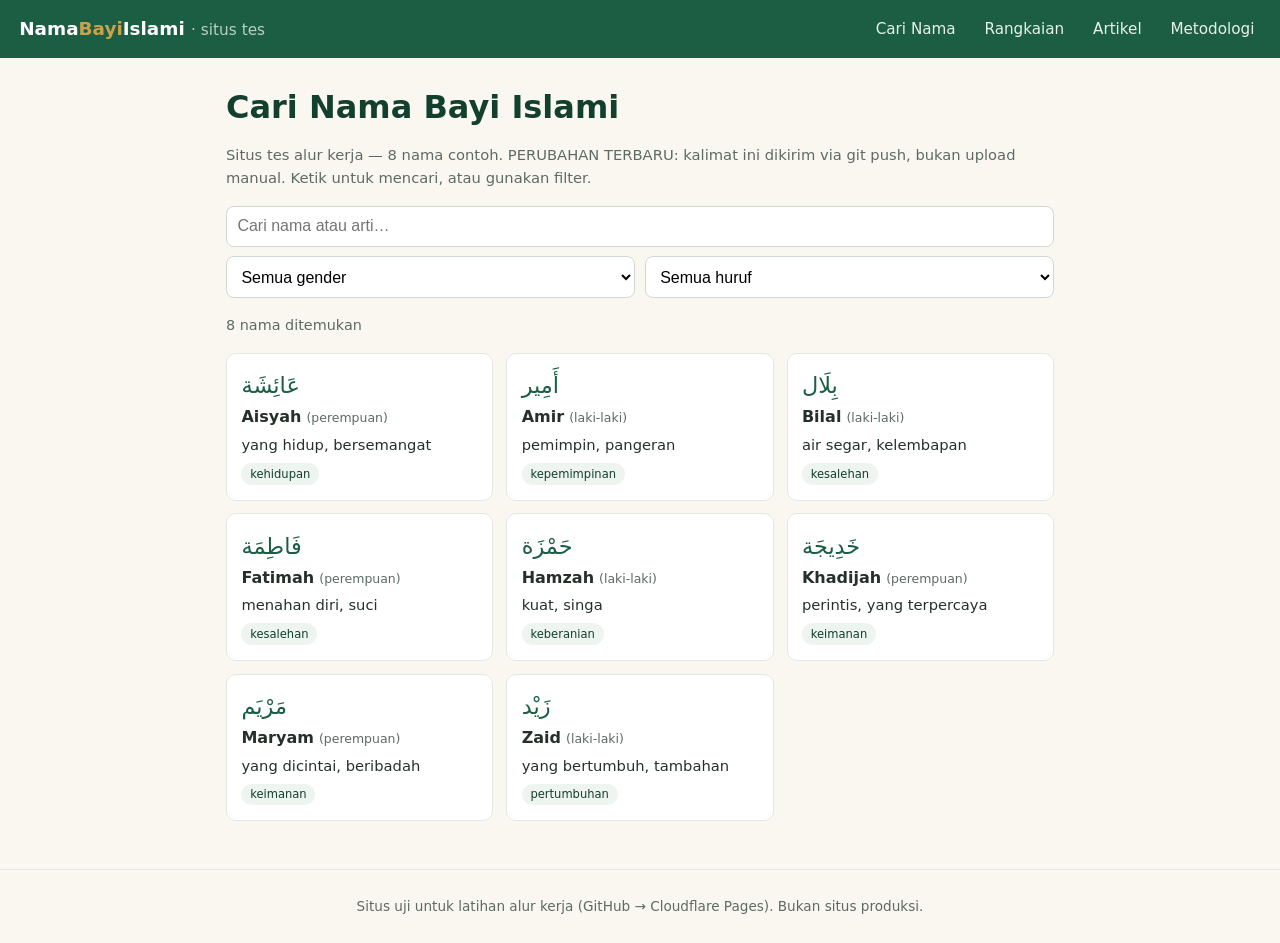
<file: index.html>
<!DOCTYPE html>
<html lang="id">
<head>
<meta charset="UTF-8">
<meta name="viewport" content="width=device-width, initial-scale=1.0">
<title>Cari Nama Bayi Islami — NamaBayiIslami (Tes)</title>
<meta name="description" content="Situs uji: pencari nama bayi islami dengan filter.">
<link rel="stylesheet" href="/style.css">
</head>
<body>
<header>
<a class="brand" href="/">Nama<span>Bayi</span>Islami <small>&middot; situs tes</small></a>
<nav>
<a href="/">Cari Nama</a>
<a href="/rangkaian">Rangkaian</a>
<a href="/artikel/">Artikel</a>
<a href="/metodologi">Metodologi</a>
</nav>
</header>
<main>
<h1>Cari Nama Bayi Islami</h1>
<p class="meta">Situs tes alur kerja — 8 nama contoh. PERUBAHAN TERBARU: kalimat ini dikirim via git push, bukan upload manual. Ketik untuk mencari, atau gunakan filter.</p>
<div class="controls">
  <input id="q" type="search" placeholder="Cari nama atau arti…">
  <select id="gender">
    <option value="all">Semua gender</option>
    <option value="laki-laki">Laki-laki</option>
    <option value="perempuan">Perempuan</option>
  </select>
  <select id="letter">
    <option value="all">Semua huruf</option>
    <option>A</option><option>B</option><option>F</option><option>H</option>
    <option>K</option><option>M</option><option>Z</option>
  </select>
</div>
<p class="count" id="count"></p>
<div class="grid" id="results"></div>
<script>
const NAMES = [{"latin": "Aisyah", "arabic": "عَائِشَة", "gender": "perempuan", "arti": "yang hidup, bersemangat", "source": "Sahabiyah (istri Nabi Muhammad ﷺ)", "theme": "kehidupan", "nick": ["Aya", "Icha", "Syah"]}, {"latin": "Amir", "arabic": "أَمِير", "gender": "laki-laki", "arti": "pemimpin, pangeran", "source": "Nama Arab klasik", "theme": "kepemimpinan", "nick": ["Mir", "Ami"]}, {"latin": "Bilal", "arabic": "بِلَال", "gender": "laki-laki", "arti": "air segar, kelembapan", "source": "Sahabat (muadzin Nabi ﷺ)", "theme": "kesalehan", "nick": ["Bil"]}, {"latin": "Fatimah", "arabic": "فَاطِمَة", "gender": "perempuan", "arti": "menahan diri, suci", "source": "Putri Nabi Muhammad ﷺ", "theme": "kesalehan", "nick": ["Fima", "Timah", "Ita"]}, {"latin": "Hamzah", "arabic": "حَمْزَة", "gender": "laki-laki", "arti": "kuat, singa", "source": "Sahabat (paman Nabi ﷺ)", "theme": "keberanian", "nick": ["Ham", "Zah"]}, {"latin": "Khadijah", "arabic": "خَدِيجَة", "gender": "perempuan", "arti": "perintis, yang terpercaya", "source": "Istri pertama Nabi ﷺ", "theme": "keimanan", "nick": ["Dija", "Khadi"]}, {"latin": "Maryam", "arabic": "مَرْيَم", "gender": "perempuan", "arti": "yang dicintai, beribadah", "source": "Qur'an (Surah Maryam)", "theme": "keimanan", "nick": ["Mary", "Yam"]}, {"latin": "Zaid", "arabic": "زَيْد", "gender": "laki-laki", "arti": "yang bertumbuh, tambahan", "source": "Sahabat (anak angkat Nabi ﷺ)", "theme": "pertumbuhan", "nick": ["Zai"]}];
const q=document.getElementById('q'),g=document.getElementById('gender'),l=document.getElementById('letter'),out=document.getElementById('results');
function card(n){
  return '<a class="card" href="/arti-nama/'+n.latin.toLowerCase()+'.html">'+
    '<div class="ar">'+n.arabic+'</div>'+
    '<div><strong>'+n.latin+'</strong> <span class="g">('+n.gender+')</span></div>'+
    '<div class="a">'+n.arti+'</div>'+
    '<span class="badge">'+n.theme+'</span></a>';
}
function render(){
  const s=q.value.trim().toLowerCase();
  const list=NAMES.filter(n=>
    (!s||n.latin.toLowerCase().includes(s)||n.arti.toLowerCase().includes(s))&&
    (g.value==='all'||n.gender===g.value)&&
    (l.value==='all'||n.latin[0]===l.value));
  out.innerHTML=list.length?list.map(card).join(''):'<p class="empty">Tidak ada nama yang cocok. Coba ubah filter.</p>';
  document.getElementById('count').textContent=list.length+' nama ditemukan';
}
q.addEventListener('input',render);g.addEventListener('change',render);l.addEventListener('change',render);
render();
</script>
</main>
<footer><p>Situs uji untuk latihan alur kerja (GitHub &rarr; Cloudflare Pages). Bukan situs produksi.</p></footer>
</body>
</html>
</file>
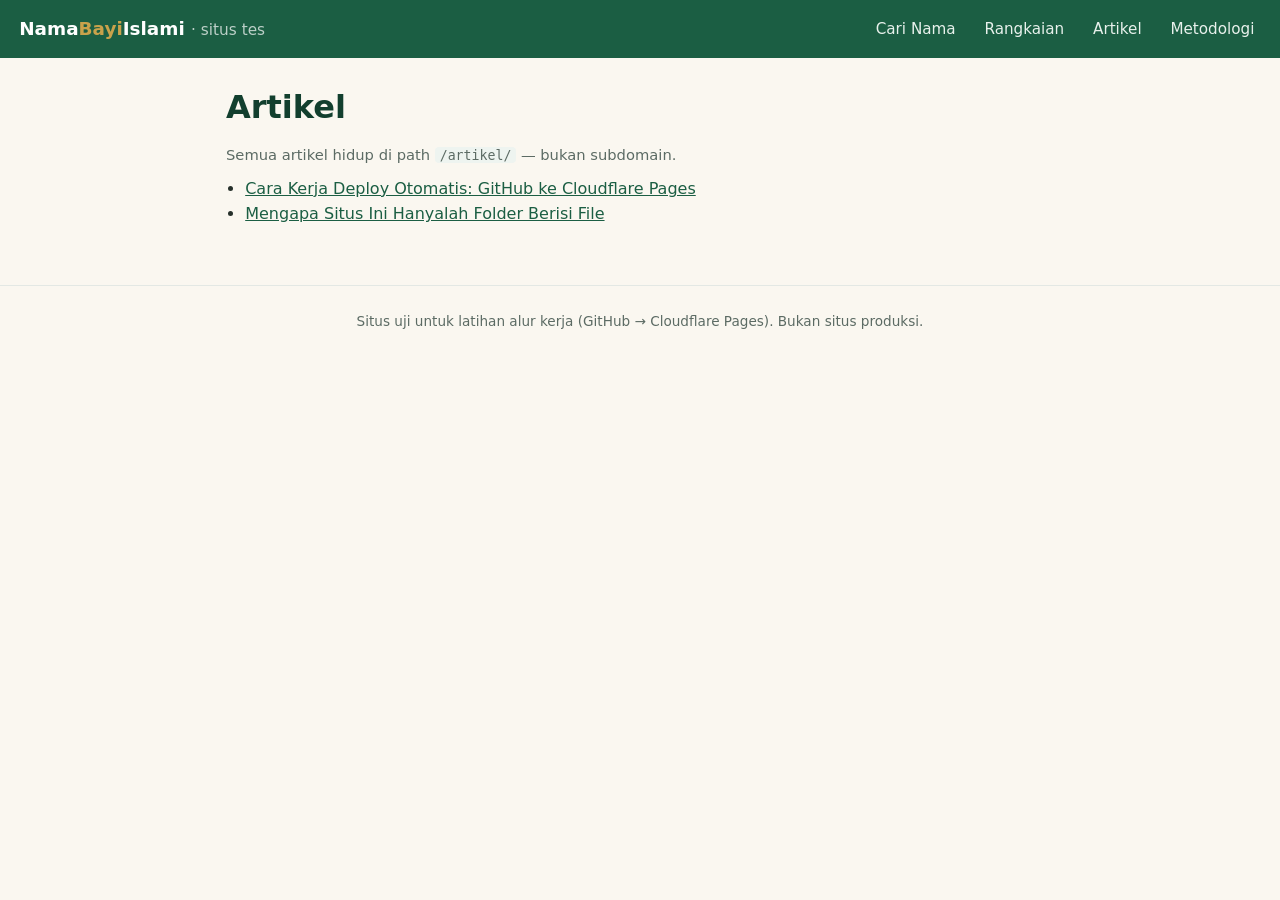
<file: artikel/index.html>
<!DOCTYPE html>
<html lang="id">
<head>
<meta charset="UTF-8">
<meta name="viewport" content="width=device-width, initial-scale=1.0">
<title>Artikel — NamaBayiIslami (Tes)</title>
<meta name="description" content="Situs uji alur kerja GitHub ke Cloudflare Pages.">
<link rel="stylesheet" href="/style.css">
</head>
<body>
<header>
<a class="brand" href="/">Nama<span>Bayi</span>Islami <small>&middot; situs tes</small></a>
<nav>
<a href="/">Cari Nama</a>
<a href="/rangkaian">Rangkaian</a>
<a href="/artikel/">Artikel</a>
<a href="/metodologi">Metodologi</a>
</nav>
</header>
<main>
<h1>Artikel</h1>
<p class="meta">Semua artikel hidup di path <code>/artikel/</code> — bukan subdomain.</p>
<ul>
<li><a href="/artikel/cara-kerja-deploy-otomatis.html">Cara Kerja Deploy Otomatis: GitHub ke Cloudflare Pages</a></li>
<li><a href="/artikel/struktur-situs-statis.html">Mengapa Situs Ini Hanyalah Folder Berisi File</a></li>
</ul>
</main>
<footer><p>Situs uji untuk latihan alur kerja (GitHub &rarr; Cloudflare Pages). Bukan situs produksi.</p></footer>
</body>
</html>
</file>
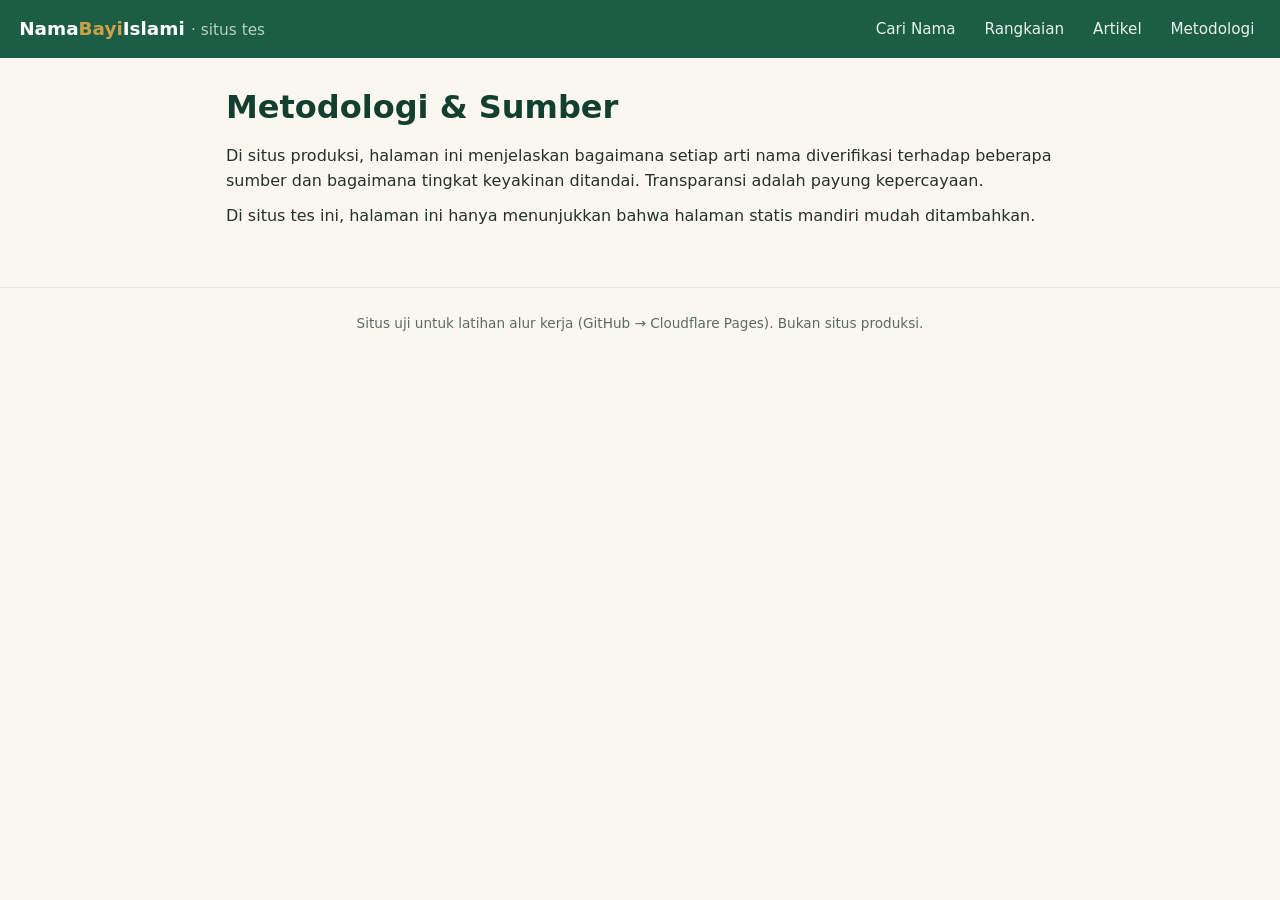
<file: metodologi.html>
<!DOCTYPE html>
<html lang="id">
<head>
<meta charset="UTF-8">
<meta name="viewport" content="width=device-width, initial-scale=1.0">
<title>Metodologi — NamaBayiIslami (Tes)</title>
<meta name="description" content="Situs uji alur kerja GitHub ke Cloudflare Pages.">
<link rel="stylesheet" href="/style.css">
</head>
<body>
<header>
<a class="brand" href="/">Nama<span>Bayi</span>Islami <small>&middot; situs tes</small></a>
<nav>
<a href="/">Cari Nama</a>
<a href="/rangkaian">Rangkaian</a>
<a href="/artikel/">Artikel</a>
<a href="/metodologi">Metodologi</a>
</nav>
</header>
<main>
<h1>Metodologi & Sumber</h1>
<p>Di situs produksi, halaman ini menjelaskan bagaimana setiap arti nama diverifikasi terhadap beberapa sumber dan bagaimana tingkat keyakinan ditandai. Transparansi adalah payung kepercayaan.</p>
<p>Di situs tes ini, halaman ini hanya menunjukkan bahwa halaman statis mandiri mudah ditambahkan.</p>
</main>
<footer><p>Situs uji untuk latihan alur kerja (GitHub &rarr; Cloudflare Pages). Bukan situs produksi.</p></footer>
</body>
</html>
</file>
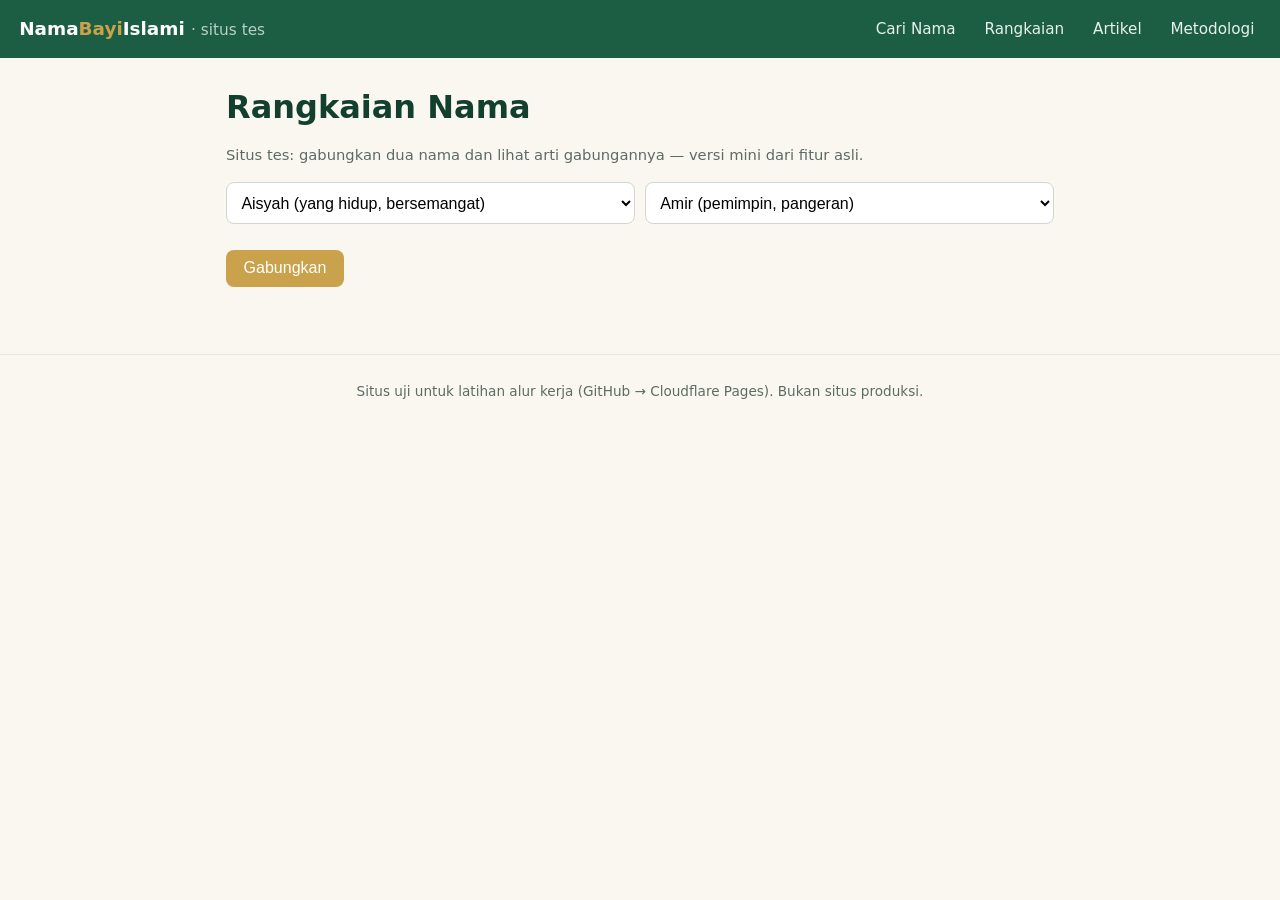
<file: rangkaian.html>
<!DOCTYPE html>
<html lang="id">
<head>
<meta charset="UTF-8">
<meta name="viewport" content="width=device-width, initial-scale=1.0">
<title>Rangkaian Nama — NamaBayiIslami (Tes)</title>
<meta name="description" content="Situs uji alur kerja GitHub ke Cloudflare Pages.">
<link rel="stylesheet" href="/style.css">
</head>
<body>
<header>
<a class="brand" href="/">Nama<span>Bayi</span>Islami <small>&middot; situs tes</small></a>
<nav>
<a href="/">Cari Nama</a>
<a href="/rangkaian">Rangkaian</a>
<a href="/artikel/">Artikel</a>
<a href="/metodologi">Metodologi</a>
</nav>
</header>
<main>
<h1>Rangkaian Nama</h1>
<p class="meta">Situs tes: gabungkan dua nama dan lihat arti gabungannya — versi mini dari fitur asli.</p>
<div class="controls">
  <select id="n1"></select>
  <select id="n2"></select>
</div>
<button class="btn" id="go">Gabungkan</button>
<div id="out" style="margin-top:1.2rem;"></div>
<script>
const NAMES = [{"latin": "Aisyah", "arabic": "عَائِشَة", "gender": "perempuan", "arti": "yang hidup, bersemangat", "source": "Sahabiyah (istri Nabi Muhammad ﷺ)", "theme": "kehidupan", "nick": ["Aya", "Icha", "Syah"]}, {"latin": "Amir", "arabic": "أَمِير", "gender": "laki-laki", "arti": "pemimpin, pangeran", "source": "Nama Arab klasik", "theme": "kepemimpinan", "nick": ["Mir", "Ami"]}, {"latin": "Bilal", "arabic": "بِلَال", "gender": "laki-laki", "arti": "air segar, kelembapan", "source": "Sahabat (muadzin Nabi ﷺ)", "theme": "kesalehan", "nick": ["Bil"]}, {"latin": "Fatimah", "arabic": "فَاطِمَة", "gender": "perempuan", "arti": "menahan diri, suci", "source": "Putri Nabi Muhammad ﷺ", "theme": "kesalehan", "nick": ["Fima", "Timah", "Ita"]}, {"latin": "Hamzah", "arabic": "حَمْزَة", "gender": "laki-laki", "arti": "kuat, singa", "source": "Sahabat (paman Nabi ﷺ)", "theme": "keberanian", "nick": ["Ham", "Zah"]}, {"latin": "Khadijah", "arabic": "خَدِيجَة", "gender": "perempuan", "arti": "perintis, yang terpercaya", "source": "Istri pertama Nabi ﷺ", "theme": "keimanan", "nick": ["Dija", "Khadi"]}, {"latin": "Maryam", "arabic": "مَرْيَم", "gender": "perempuan", "arti": "yang dicintai, beribadah", "source": "Qur'an (Surah Maryam)", "theme": "keimanan", "nick": ["Mary", "Yam"]}, {"latin": "Zaid", "arabic": "زَيْد", "gender": "laki-laki", "arti": "yang bertumbuh, tambahan", "source": "Sahabat (anak angkat Nabi ﷺ)", "theme": "pertumbuhan", "nick": ["Zai"]}];
const n1=document.getElementById('n1'),n2=document.getElementById('n2');
NAMES.forEach((n,i)=>{
  n1.add(new Option(n.latin+' ('+n.arti+')',i));
  n2.add(new Option(n.latin+' ('+n.arti+')',i));
});
n2.selectedIndex=1;
document.getElementById('go').onclick=()=>{
  const a=NAMES[n1.value],b=NAMES[n2.value];
  document.getElementById('out').innerHTML=
    '<p class="arabic">'+a.arabic+' '+b.arabic+'</p>'+
    '<h2>'+a.latin+' '+b.latin+'</h2>'+
    '<p>Arti gabungan: <em>'+a.arti+'</em> dan <em>'+b.arti+'</em>.</p>'+
    '<p><strong>Syarat rangkaian yang baik:</strong> mudah diucapkan, tidak janggal, dan bermakna baik — inilah yang nanti dinilai otomatis oleh fitur asli.</p>';
};
</script>
</main>
<footer><p>Situs uji untuk latihan alur kerja (GitHub &rarr; Cloudflare Pages). Bukan situs produksi.</p></footer>
</body>
</html>
</file>
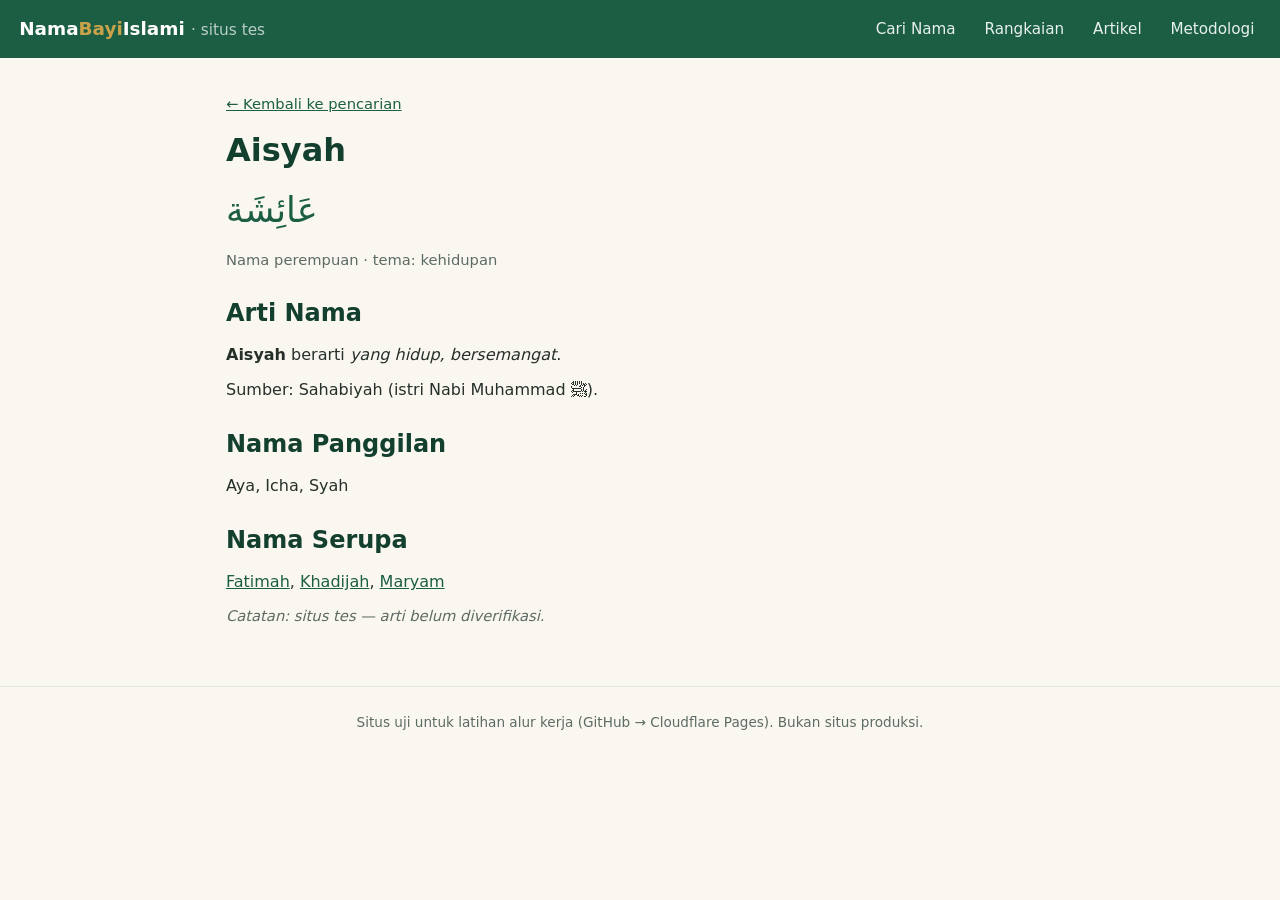
<file: arti-nama/aisyah.html>
<!DOCTYPE html>
<html lang="id">
<head>
<meta charset="UTF-8">
<meta name="viewport" content="width=device-width, initial-scale=1.0">
<title>Arti Nama Aisyah — NamaBayiIslami (Tes)</title>
<meta name="description" content="Situs uji alur kerja GitHub ke Cloudflare Pages.">
<link rel="stylesheet" href="/style.css">
</head>
<body>
<header>
<a class="brand" href="/">Nama<span>Bayi</span>Islami <small>&middot; situs tes</small></a>
<nav>
<a href="/">Cari Nama</a>
<a href="/rangkaian">Rangkaian</a>
<a href="/artikel/">Artikel</a>
<a href="/metodologi">Metodologi</a>
</nav>
</header>
<main>
<p class="meta"><a href="/">&larr; Kembali ke pencarian</a></p>
<h1>Aisyah</h1>
<p class="arabic">عَائِشَة</p>
<p class="meta">Nama perempuan &middot; tema: kehidupan</p>
<h2>Arti Nama</h2>
<p><strong>Aisyah</strong> berarti <em>yang hidup, bersemangat</em>.</p>
<p>Sumber: Sahabiyah (istri Nabi Muhammad ﷺ).</p>
<h2>Nama Panggilan</h2>
<p>Aya, Icha, Syah</p>
<h2>Nama Serupa</h2>
<p><a href="/arti-nama/fatimah.html">Fatimah</a>, <a href="/arti-nama/khadijah.html">Khadijah</a>, <a href="/arti-nama/maryam.html">Maryam</a></p>
<p class="meta"><em>Catatan: situs tes — arti belum diverifikasi.</em></p>
</main>
<footer><p>Situs uji untuk latihan alur kerja (GitHub &rarr; Cloudflare Pages). Bukan situs produksi.</p></footer>
</body>
</html>
</file>
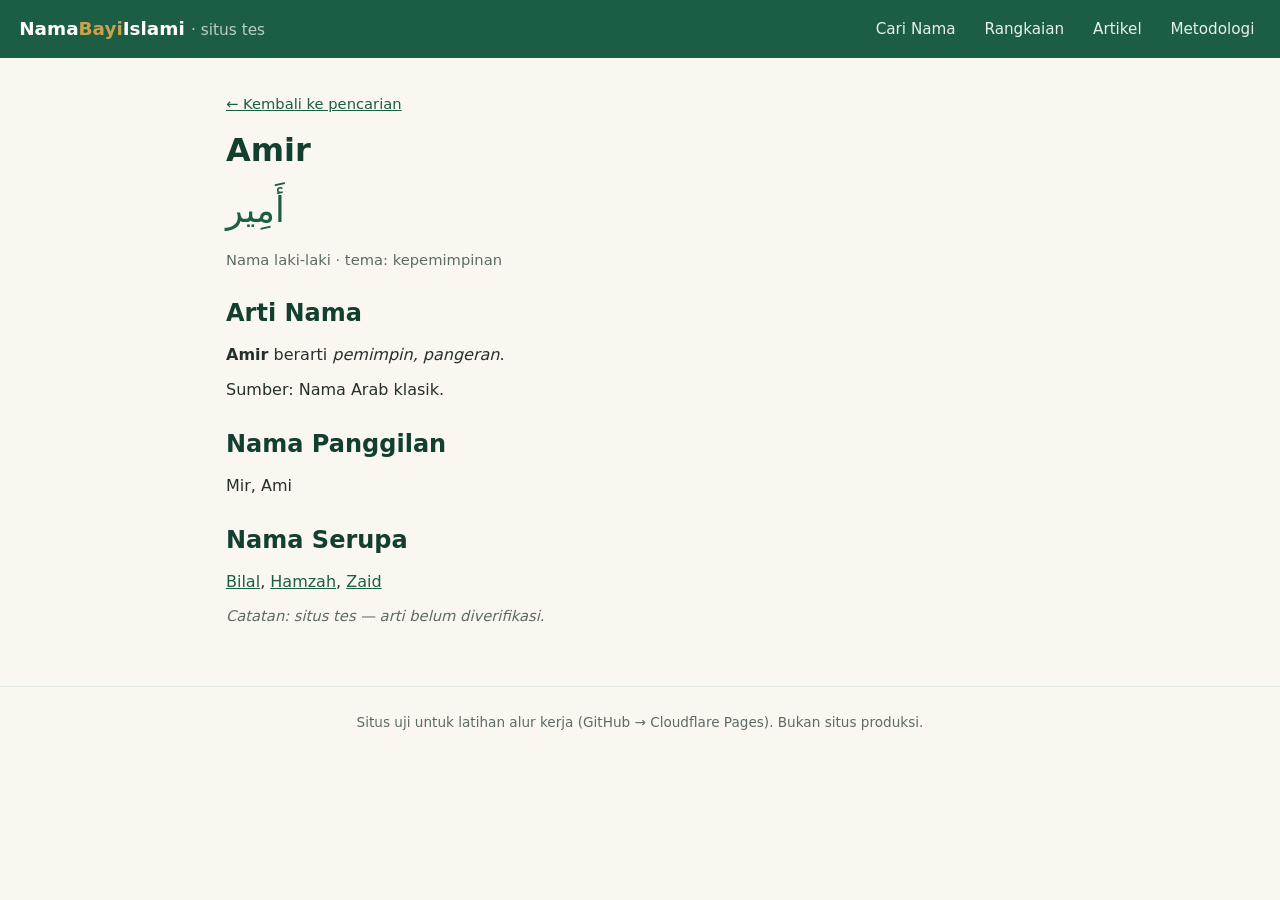
<file: arti-nama/amir.html>
<!DOCTYPE html>
<html lang="id">
<head>
<meta charset="UTF-8">
<meta name="viewport" content="width=device-width, initial-scale=1.0">
<title>Arti Nama Amir — NamaBayiIslami (Tes)</title>
<meta name="description" content="Situs uji alur kerja GitHub ke Cloudflare Pages.">
<link rel="stylesheet" href="/style.css">
</head>
<body>
<header>
<a class="brand" href="/">Nama<span>Bayi</span>Islami <small>&middot; situs tes</small></a>
<nav>
<a href="/">Cari Nama</a>
<a href="/rangkaian">Rangkaian</a>
<a href="/artikel/">Artikel</a>
<a href="/metodologi">Metodologi</a>
</nav>
</header>
<main>
<p class="meta"><a href="/">&larr; Kembali ke pencarian</a></p>
<h1>Amir</h1>
<p class="arabic">أَمِير</p>
<p class="meta">Nama laki-laki &middot; tema: kepemimpinan</p>
<h2>Arti Nama</h2>
<p><strong>Amir</strong> berarti <em>pemimpin, pangeran</em>.</p>
<p>Sumber: Nama Arab klasik.</p>
<h2>Nama Panggilan</h2>
<p>Mir, Ami</p>
<h2>Nama Serupa</h2>
<p><a href="/arti-nama/bilal.html">Bilal</a>, <a href="/arti-nama/hamzah.html">Hamzah</a>, <a href="/arti-nama/zaid.html">Zaid</a></p>
<p class="meta"><em>Catatan: situs tes — arti belum diverifikasi.</em></p>
</main>
<footer><p>Situs uji untuk latihan alur kerja (GitHub &rarr; Cloudflare Pages). Bukan situs produksi.</p></footer>
</body>
</html>
</file>
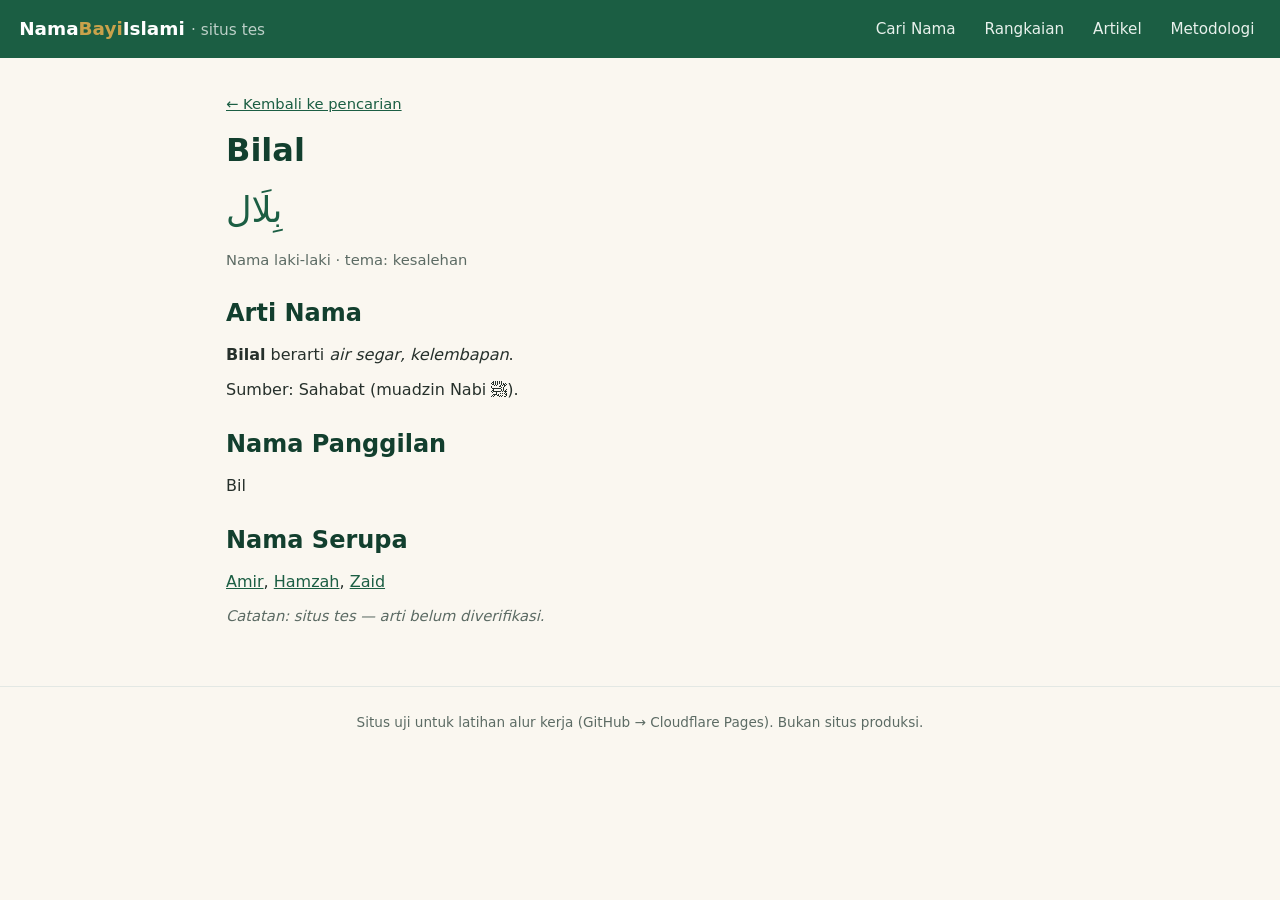
<file: arti-nama/bilal.html>
<!DOCTYPE html>
<html lang="id">
<head>
<meta charset="UTF-8">
<meta name="viewport" content="width=device-width, initial-scale=1.0">
<title>Arti Nama Bilal — NamaBayiIslami (Tes)</title>
<meta name="description" content="Situs uji alur kerja GitHub ke Cloudflare Pages.">
<link rel="stylesheet" href="/style.css">
</head>
<body>
<header>
<a class="brand" href="/">Nama<span>Bayi</span>Islami <small>&middot; situs tes</small></a>
<nav>
<a href="/">Cari Nama</a>
<a href="/rangkaian">Rangkaian</a>
<a href="/artikel/">Artikel</a>
<a href="/metodologi">Metodologi</a>
</nav>
</header>
<main>
<p class="meta"><a href="/">&larr; Kembali ke pencarian</a></p>
<h1>Bilal</h1>
<p class="arabic">بِلَال</p>
<p class="meta">Nama laki-laki &middot; tema: kesalehan</p>
<h2>Arti Nama</h2>
<p><strong>Bilal</strong> berarti <em>air segar, kelembapan</em>.</p>
<p>Sumber: Sahabat (muadzin Nabi ﷺ).</p>
<h2>Nama Panggilan</h2>
<p>Bil</p>
<h2>Nama Serupa</h2>
<p><a href="/arti-nama/amir.html">Amir</a>, <a href="/arti-nama/hamzah.html">Hamzah</a>, <a href="/arti-nama/zaid.html">Zaid</a></p>
<p class="meta"><em>Catatan: situs tes — arti belum diverifikasi.</em></p>
</main>
<footer><p>Situs uji untuk latihan alur kerja (GitHub &rarr; Cloudflare Pages). Bukan situs produksi.</p></footer>
</body>
</html>
</file>
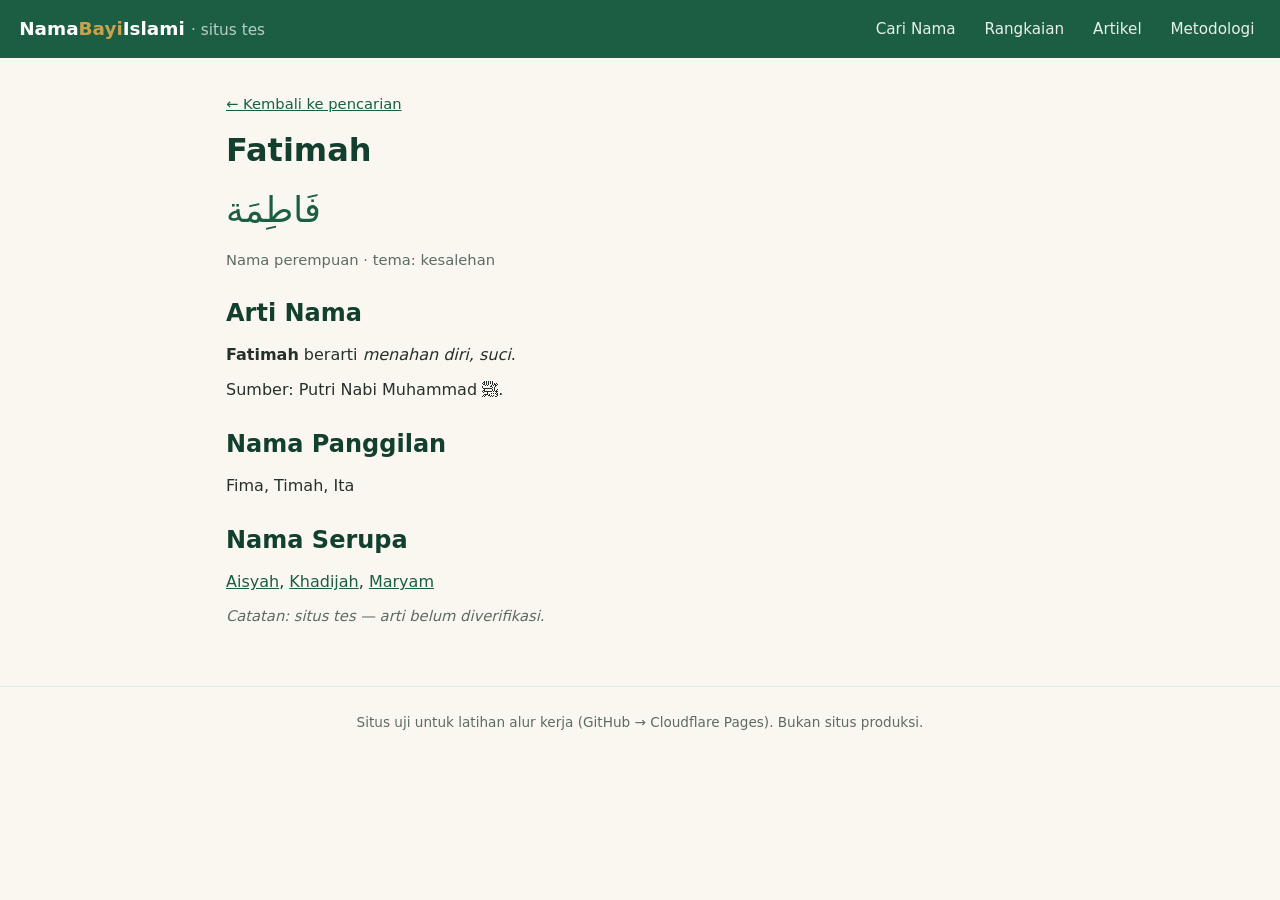
<file: arti-nama/fatimah.html>
<!DOCTYPE html>
<html lang="id">
<head>
<meta charset="UTF-8">
<meta name="viewport" content="width=device-width, initial-scale=1.0">
<title>Arti Nama Fatimah — NamaBayiIslami (Tes)</title>
<meta name="description" content="Situs uji alur kerja GitHub ke Cloudflare Pages.">
<link rel="stylesheet" href="/style.css">
</head>
<body>
<header>
<a class="brand" href="/">Nama<span>Bayi</span>Islami <small>&middot; situs tes</small></a>
<nav>
<a href="/">Cari Nama</a>
<a href="/rangkaian">Rangkaian</a>
<a href="/artikel/">Artikel</a>
<a href="/metodologi">Metodologi</a>
</nav>
</header>
<main>
<p class="meta"><a href="/">&larr; Kembali ke pencarian</a></p>
<h1>Fatimah</h1>
<p class="arabic">فَاطِمَة</p>
<p class="meta">Nama perempuan &middot; tema: kesalehan</p>
<h2>Arti Nama</h2>
<p><strong>Fatimah</strong> berarti <em>menahan diri, suci</em>.</p>
<p>Sumber: Putri Nabi Muhammad ﷺ.</p>
<h2>Nama Panggilan</h2>
<p>Fima, Timah, Ita</p>
<h2>Nama Serupa</h2>
<p><a href="/arti-nama/aisyah.html">Aisyah</a>, <a href="/arti-nama/khadijah.html">Khadijah</a>, <a href="/arti-nama/maryam.html">Maryam</a></p>
<p class="meta"><em>Catatan: situs tes — arti belum diverifikasi.</em></p>
</main>
<footer><p>Situs uji untuk latihan alur kerja (GitHub &rarr; Cloudflare Pages). Bukan situs produksi.</p></footer>
</body>
</html>
</file>
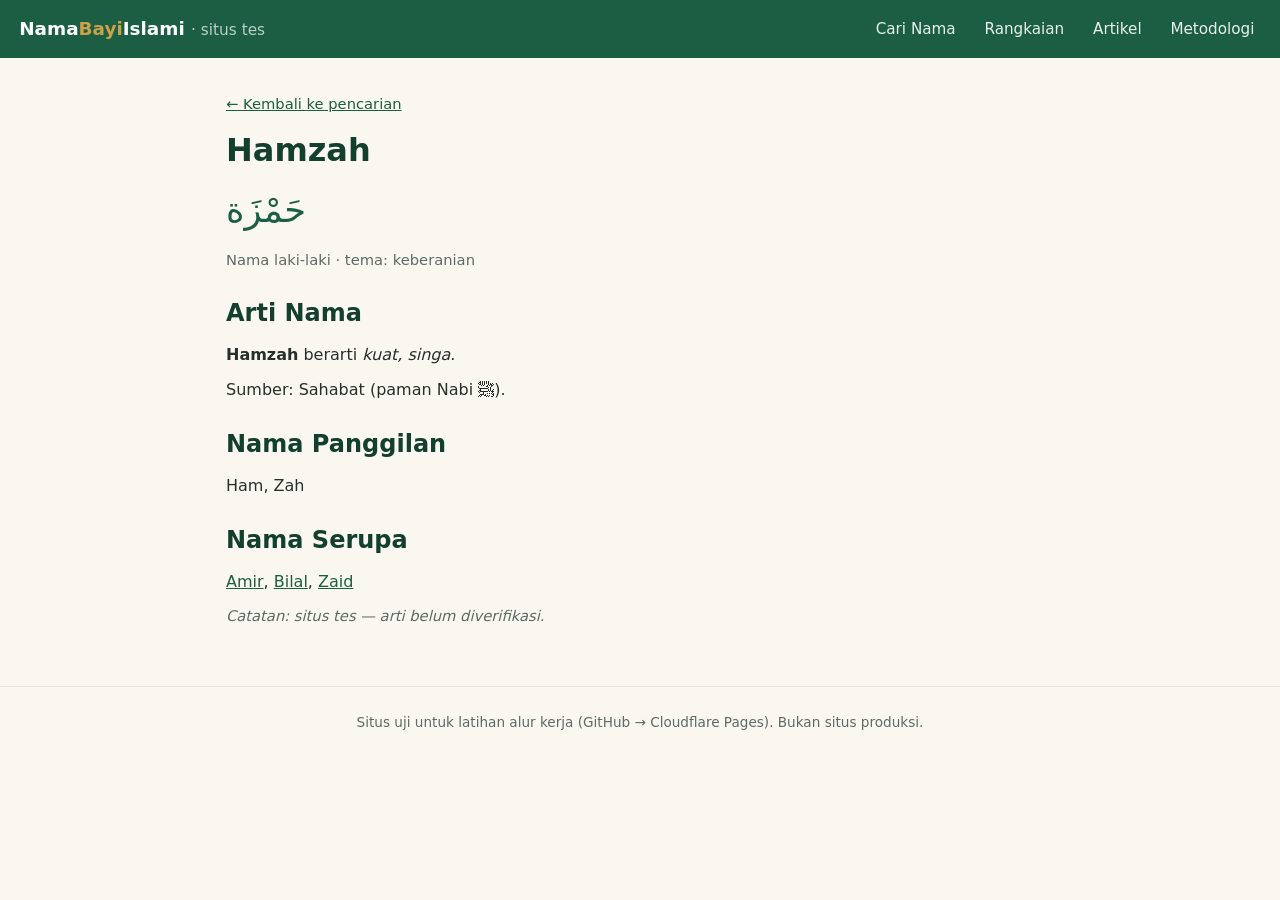
<file: arti-nama/hamzah.html>
<!DOCTYPE html>
<html lang="id">
<head>
<meta charset="UTF-8">
<meta name="viewport" content="width=device-width, initial-scale=1.0">
<title>Arti Nama Hamzah — NamaBayiIslami (Tes)</title>
<meta name="description" content="Situs uji alur kerja GitHub ke Cloudflare Pages.">
<link rel="stylesheet" href="/style.css">
</head>
<body>
<header>
<a class="brand" href="/">Nama<span>Bayi</span>Islami <small>&middot; situs tes</small></a>
<nav>
<a href="/">Cari Nama</a>
<a href="/rangkaian">Rangkaian</a>
<a href="/artikel/">Artikel</a>
<a href="/metodologi">Metodologi</a>
</nav>
</header>
<main>
<p class="meta"><a href="/">&larr; Kembali ke pencarian</a></p>
<h1>Hamzah</h1>
<p class="arabic">حَمْزَة</p>
<p class="meta">Nama laki-laki &middot; tema: keberanian</p>
<h2>Arti Nama</h2>
<p><strong>Hamzah</strong> berarti <em>kuat, singa</em>.</p>
<p>Sumber: Sahabat (paman Nabi ﷺ).</p>
<h2>Nama Panggilan</h2>
<p>Ham, Zah</p>
<h2>Nama Serupa</h2>
<p><a href="/arti-nama/amir.html">Amir</a>, <a href="/arti-nama/bilal.html">Bilal</a>, <a href="/arti-nama/zaid.html">Zaid</a></p>
<p class="meta"><em>Catatan: situs tes — arti belum diverifikasi.</em></p>
</main>
<footer><p>Situs uji untuk latihan alur kerja (GitHub &rarr; Cloudflare Pages). Bukan situs produksi.</p></footer>
</body>
</html>
</file>
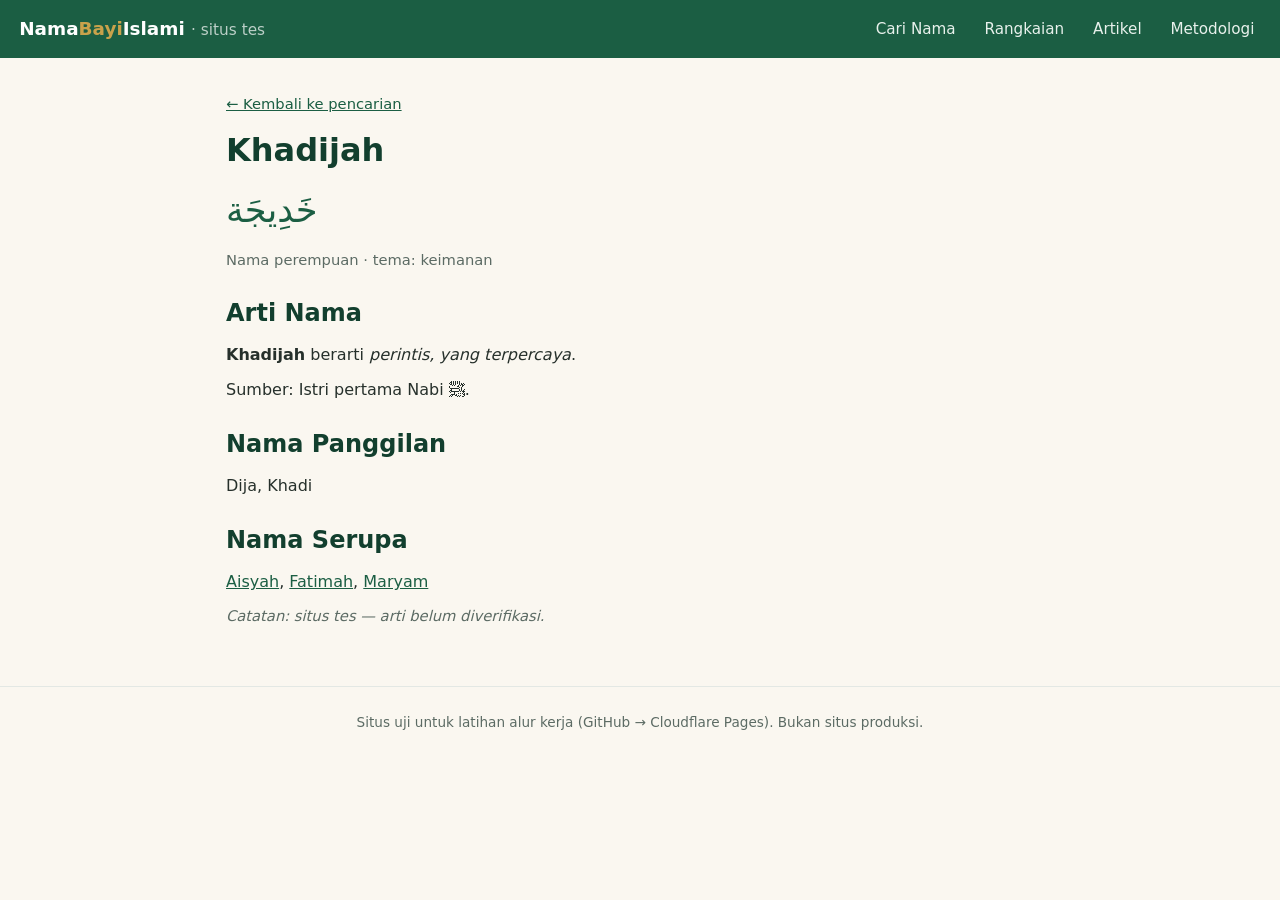
<file: arti-nama/khadijah.html>
<!DOCTYPE html>
<html lang="id">
<head>
<meta charset="UTF-8">
<meta name="viewport" content="width=device-width, initial-scale=1.0">
<title>Arti Nama Khadijah — NamaBayiIslami (Tes)</title>
<meta name="description" content="Situs uji alur kerja GitHub ke Cloudflare Pages.">
<link rel="stylesheet" href="/style.css">
</head>
<body>
<header>
<a class="brand" href="/">Nama<span>Bayi</span>Islami <small>&middot; situs tes</small></a>
<nav>
<a href="/">Cari Nama</a>
<a href="/rangkaian">Rangkaian</a>
<a href="/artikel/">Artikel</a>
<a href="/metodologi">Metodologi</a>
</nav>
</header>
<main>
<p class="meta"><a href="/">&larr; Kembali ke pencarian</a></p>
<h1>Khadijah</h1>
<p class="arabic">خَدِيجَة</p>
<p class="meta">Nama perempuan &middot; tema: keimanan</p>
<h2>Arti Nama</h2>
<p><strong>Khadijah</strong> berarti <em>perintis, yang terpercaya</em>.</p>
<p>Sumber: Istri pertama Nabi ﷺ.</p>
<h2>Nama Panggilan</h2>
<p>Dija, Khadi</p>
<h2>Nama Serupa</h2>
<p><a href="/arti-nama/aisyah.html">Aisyah</a>, <a href="/arti-nama/fatimah.html">Fatimah</a>, <a href="/arti-nama/maryam.html">Maryam</a></p>
<p class="meta"><em>Catatan: situs tes — arti belum diverifikasi.</em></p>
</main>
<footer><p>Situs uji untuk latihan alur kerja (GitHub &rarr; Cloudflare Pages). Bukan situs produksi.</p></footer>
</body>
</html>
</file>
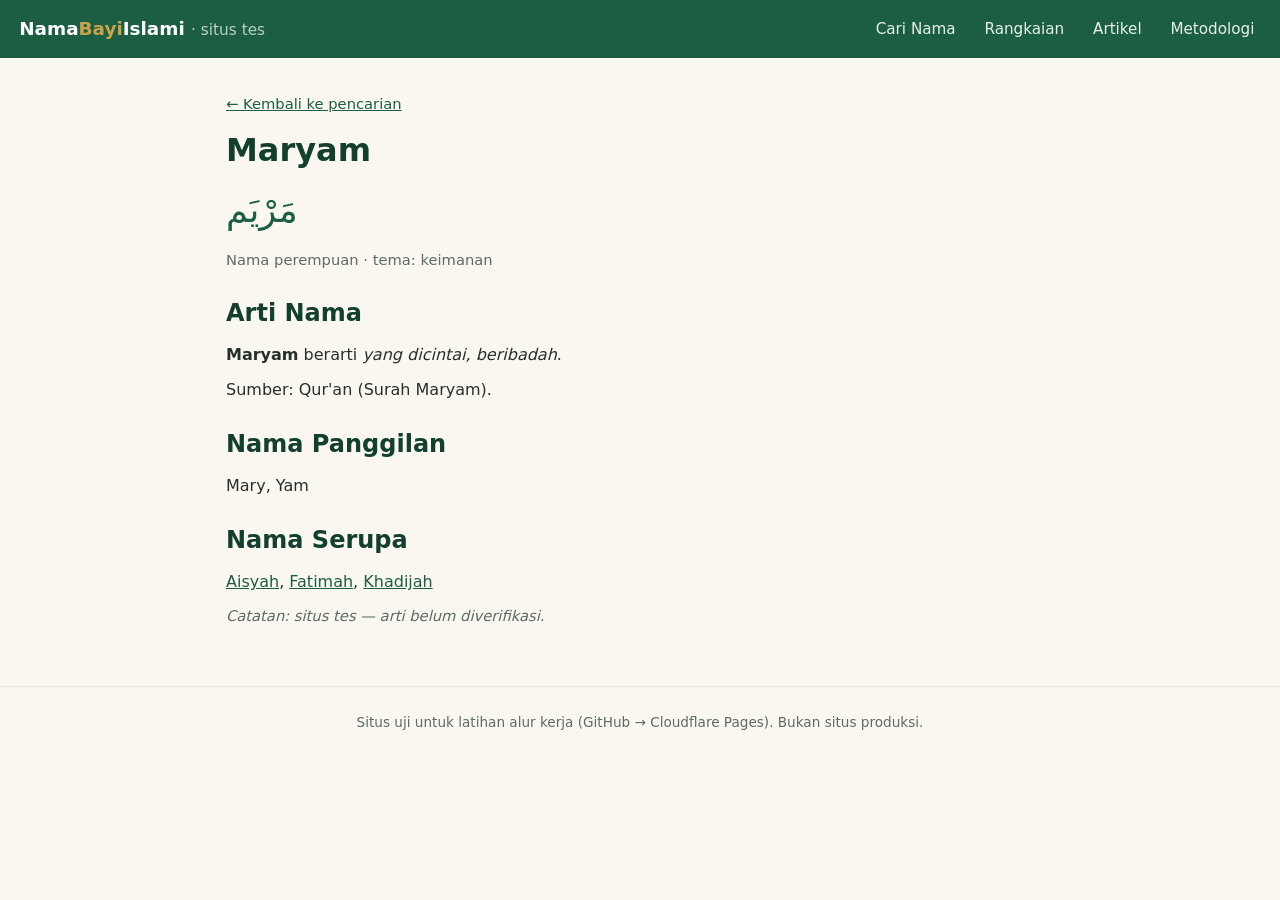
<file: arti-nama/maryam.html>
<!DOCTYPE html>
<html lang="id">
<head>
<meta charset="UTF-8">
<meta name="viewport" content="width=device-width, initial-scale=1.0">
<title>Arti Nama Maryam — NamaBayiIslami (Tes)</title>
<meta name="description" content="Situs uji alur kerja GitHub ke Cloudflare Pages.">
<link rel="stylesheet" href="/style.css">
</head>
<body>
<header>
<a class="brand" href="/">Nama<span>Bayi</span>Islami <small>&middot; situs tes</small></a>
<nav>
<a href="/">Cari Nama</a>
<a href="/rangkaian">Rangkaian</a>
<a href="/artikel/">Artikel</a>
<a href="/metodologi">Metodologi</a>
</nav>
</header>
<main>
<p class="meta"><a href="/">&larr; Kembali ke pencarian</a></p>
<h1>Maryam</h1>
<p class="arabic">مَرْيَم</p>
<p class="meta">Nama perempuan &middot; tema: keimanan</p>
<h2>Arti Nama</h2>
<p><strong>Maryam</strong> berarti <em>yang dicintai, beribadah</em>.</p>
<p>Sumber: Qur'an (Surah Maryam).</p>
<h2>Nama Panggilan</h2>
<p>Mary, Yam</p>
<h2>Nama Serupa</h2>
<p><a href="/arti-nama/aisyah.html">Aisyah</a>, <a href="/arti-nama/fatimah.html">Fatimah</a>, <a href="/arti-nama/khadijah.html">Khadijah</a></p>
<p class="meta"><em>Catatan: situs tes — arti belum diverifikasi.</em></p>
</main>
<footer><p>Situs uji untuk latihan alur kerja (GitHub &rarr; Cloudflare Pages). Bukan situs produksi.</p></footer>
</body>
</html>
</file>
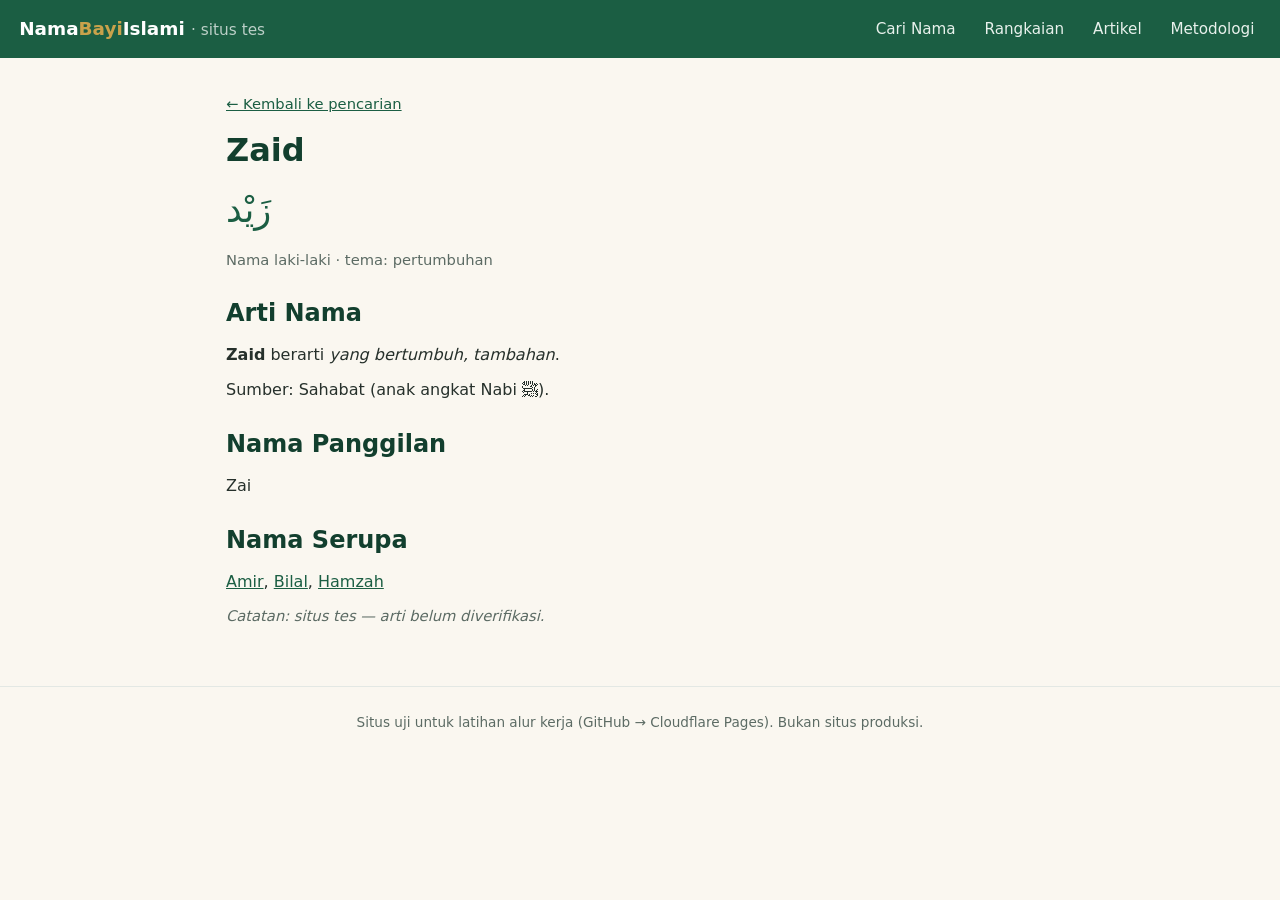
<file: arti-nama/zaid.html>
<!DOCTYPE html>
<html lang="id">
<head>
<meta charset="UTF-8">
<meta name="viewport" content="width=device-width, initial-scale=1.0">
<title>Arti Nama Zaid — NamaBayiIslami (Tes)</title>
<meta name="description" content="Situs uji alur kerja GitHub ke Cloudflare Pages.">
<link rel="stylesheet" href="/style.css">
</head>
<body>
<header>
<a class="brand" href="/">Nama<span>Bayi</span>Islami <small>&middot; situs tes</small></a>
<nav>
<a href="/">Cari Nama</a>
<a href="/rangkaian">Rangkaian</a>
<a href="/artikel/">Artikel</a>
<a href="/metodologi">Metodologi</a>
</nav>
</header>
<main>
<p class="meta"><a href="/">&larr; Kembali ke pencarian</a></p>
<h1>Zaid</h1>
<p class="arabic">زَيْد</p>
<p class="meta">Nama laki-laki &middot; tema: pertumbuhan</p>
<h2>Arti Nama</h2>
<p><strong>Zaid</strong> berarti <em>yang bertumbuh, tambahan</em>.</p>
<p>Sumber: Sahabat (anak angkat Nabi ﷺ).</p>
<h2>Nama Panggilan</h2>
<p>Zai</p>
<h2>Nama Serupa</h2>
<p><a href="/arti-nama/amir.html">Amir</a>, <a href="/arti-nama/bilal.html">Bilal</a>, <a href="/arti-nama/hamzah.html">Hamzah</a></p>
<p class="meta"><em>Catatan: situs tes — arti belum diverifikasi.</em></p>
</main>
<footer><p>Situs uji untuk latihan alur kerja (GitHub &rarr; Cloudflare Pages). Bukan situs produksi.</p></footer>
</body>
</html>
</file>
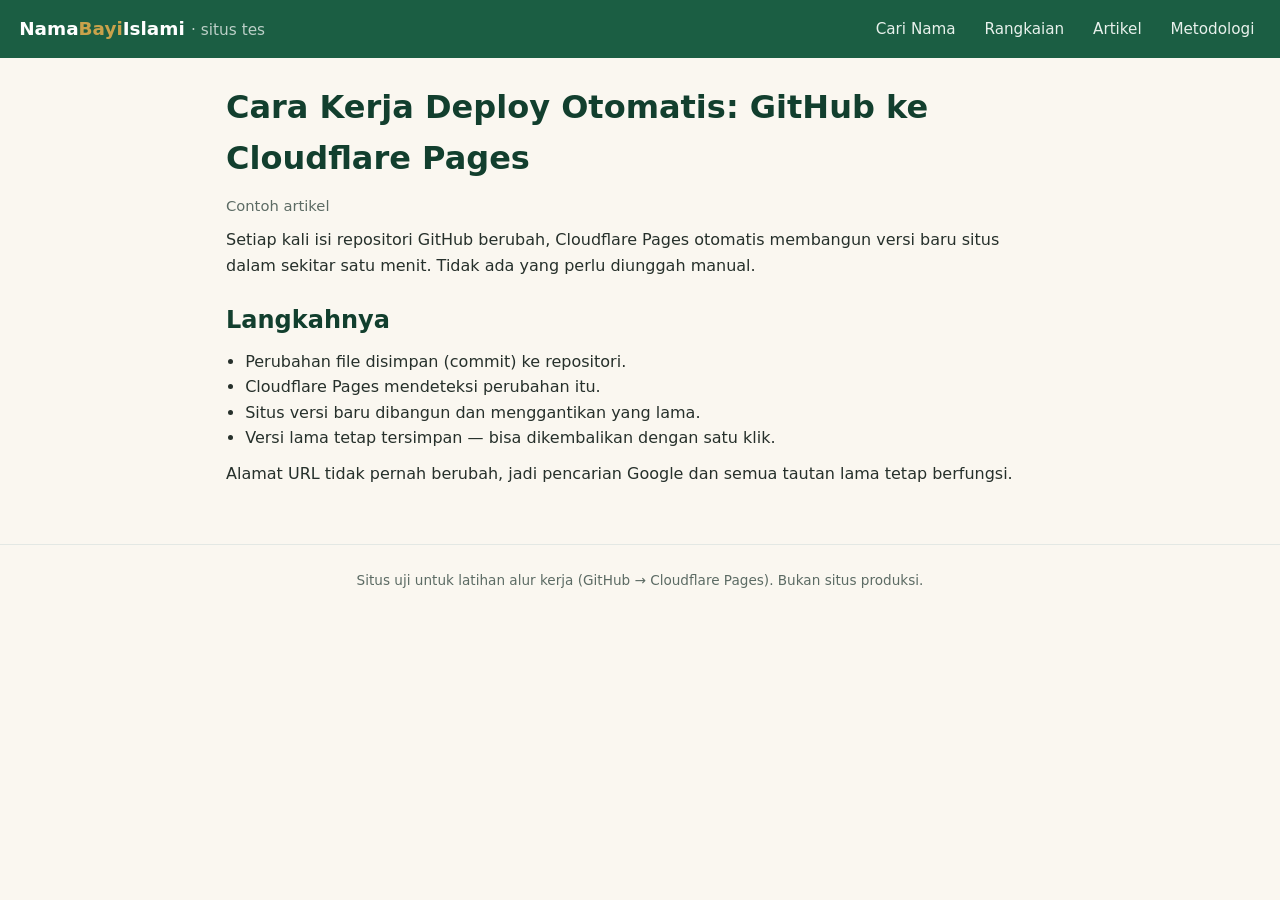
<file: artikel/cara-kerja-deploy-otomatis.html>
<!DOCTYPE html>
<html lang="id">
<head>
<meta charset="UTF-8">
<meta name="viewport" content="width=device-width, initial-scale=1.0">
<title>Cara Kerja Deploy Otomatis — NamaBayiIslami (Tes)</title>
<meta name="description" content="Situs uji alur kerja GitHub ke Cloudflare Pages.">
<link rel="stylesheet" href="/style.css">
</head>
<body>
<header>
<a class="brand" href="/">Nama<span>Bayi</span>Islami <small>&middot; situs tes</small></a>
<nav>
<a href="/">Cari Nama</a>
<a href="/rangkaian">Rangkaian</a>
<a href="/artikel/">Artikel</a>
<a href="/metodologi">Metodologi</a>
</nav>
</header>
<main>
<h1>Cara Kerja Deploy Otomatis: GitHub ke Cloudflare Pages</h1>
<p class="meta">Contoh artikel</p>
<p>Setiap kali isi repositori GitHub berubah, Cloudflare Pages otomatis membangun versi baru situs dalam sekitar satu menit. Tidak ada yang perlu diunggah manual.</p>
<h2>Langkahnya</h2>
<ul>
<li>Perubahan file disimpan (commit) ke repositori.</li>
<li>Cloudflare Pages mendeteksi perubahan itu.</li>
<li>Situs versi baru dibangun dan menggantikan yang lama.</li>
<li>Versi lama tetap tersimpan — bisa dikembalikan dengan satu klik.</li>
</ul>
<p>Alamat URL tidak pernah berubah, jadi pencarian Google dan semua tautan lama tetap berfungsi.</p>
</main>
<footer><p>Situs uji untuk latihan alur kerja (GitHub &rarr; Cloudflare Pages). Bukan situs produksi.</p></footer>
</body>
</html>
</file>
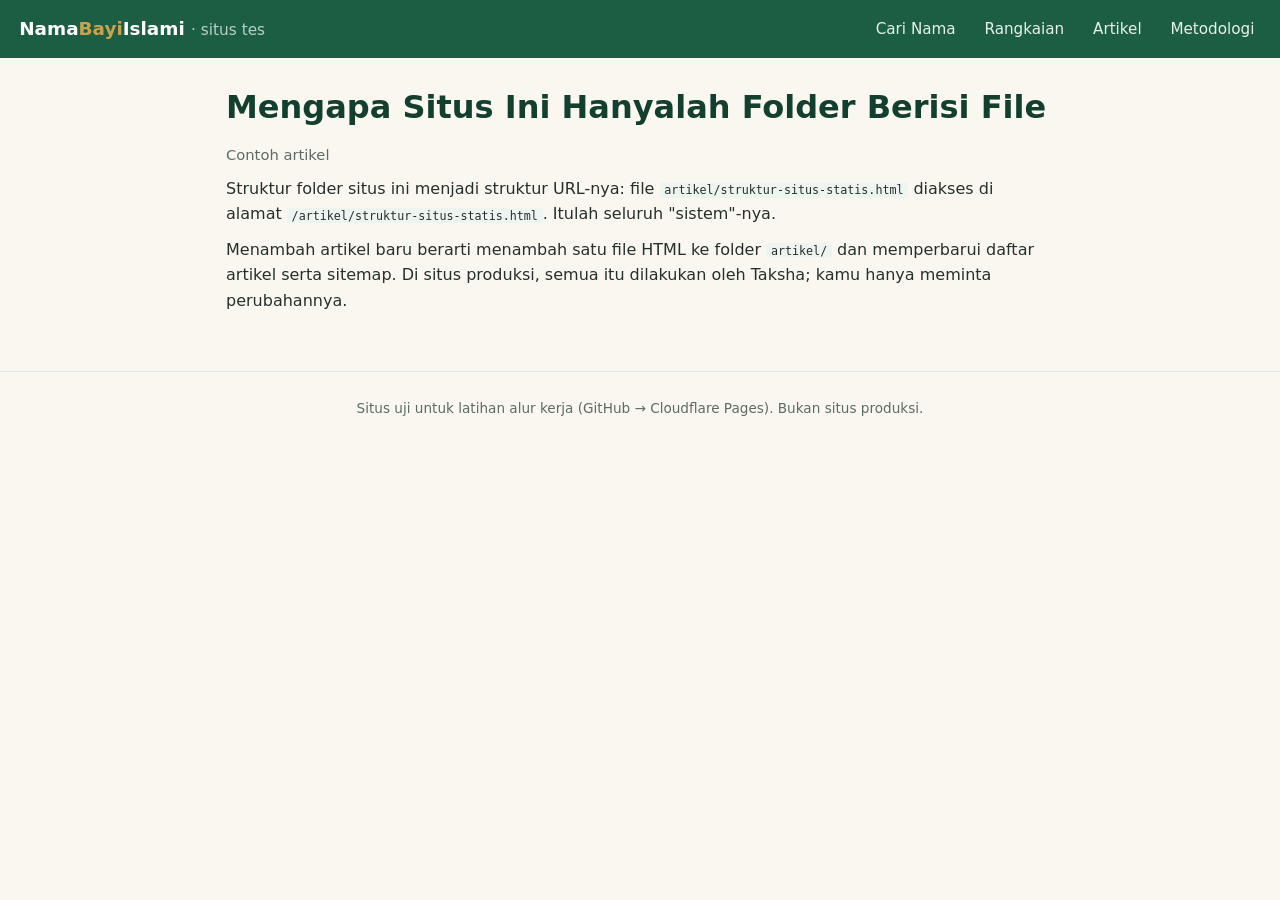
<file: artikel/struktur-situs-statis.html>
<!DOCTYPE html>
<html lang="id">
<head>
<meta charset="UTF-8">
<meta name="viewport" content="width=device-width, initial-scale=1.0">
<title>Struktur Situs Statis — NamaBayiIslami (Tes)</title>
<meta name="description" content="Situs uji alur kerja GitHub ke Cloudflare Pages.">
<link rel="stylesheet" href="/style.css">
</head>
<body>
<header>
<a class="brand" href="/">Nama<span>Bayi</span>Islami <small>&middot; situs tes</small></a>
<nav>
<a href="/">Cari Nama</a>
<a href="/rangkaian">Rangkaian</a>
<a href="/artikel/">Artikel</a>
<a href="/metodologi">Metodologi</a>
</nav>
</header>
<main>
<h1>Mengapa Situs Ini Hanyalah Folder Berisi File</h1>
<p class="meta">Contoh artikel</p>
<p>Struktur folder situs ini menjadi struktur URL-nya: file <code>artikel/struktur-situs-statis.html</code> diakses di alamat <code>/artikel/struktur-situs-statis.html</code>. Itulah seluruh "sistem"-nya.</p>
<p>Menambah artikel baru berarti menambah satu file HTML ke folder <code>artikel/</code> dan memperbarui daftar artikel serta sitemap. Di situs produksi, semua itu dilakukan oleh Taksha; kamu hanya meminta perubahannya.</p>
</main>
<footer><p>Situs uji untuk latihan alur kerja (GitHub &rarr; Cloudflare Pages). Bukan situs produksi.</p></footer>
</body>
</html>
</file>
<file: style.css>
:root{--green:#1b5e43;--green-dark:#123f2e;--cream:#faf7f0;--gold:#c9a24b;--ink:#26302b;}
*{box-sizing:border-box;margin:0;padding:0;}
body{font-family:system-ui,-apple-system,"Segoe UI",Roboto,sans-serif;background:var(--cream);color:var(--ink);line-height:1.6;}
header{background:var(--green);color:#fff;padding:.8rem 1.2rem;display:flex;flex-wrap:wrap;gap:.5rem;align-items:center;justify-content:space-between;}
.brand{font-weight:800;font-size:1.15rem;color:#fff;text-decoration:none;}
.brand span{color:var(--gold);}
.brand small{font-weight:400;opacity:.7;}
nav{display:flex;gap:1rem;flex-wrap:wrap;}
nav a{color:#e8f1ec;text-decoration:none;font-size:.95rem;padding:.25rem .4rem;border-radius:6px;}
nav a:hover{background:var(--green-dark);}
main{max-width:860px;margin:0 auto;padding:1.5rem 1rem 3rem;}
h1{color:var(--green-dark);margin-bottom:.4rem;}
h2{color:var(--green-dark);margin:1.4rem 0 .5rem;}
p{margin:.6rem 0;}
.arabic{font-size:2.2rem;color:var(--green);margin:.3rem 0;}
.controls{display:grid;grid-template-columns:1fr 1fr;gap:.6rem;margin:1rem 0;}
.controls input,.controls select{padding:.65rem;border:1px solid #cfd8d2;border-radius:8px;font-size:1rem;background:#fff;}
.controls input{grid-column:1/-1;}
.count{color:#5c6b64;font-size:.9rem;}
.grid{display:grid;grid-template-columns:repeat(auto-fill,minmax(230px,1fr));gap:.8rem;margin-top:1rem;}
.card{background:#fff;border:1px solid #e3e8e4;border-radius:10px;padding:.9rem;text-decoration:none;color:var(--ink);}
.card:hover{border-color:var(--gold);box-shadow:0 2px 8px rgba(0,0,0,.06);}
.card .ar{font-size:1.4rem;color:var(--green);}
.card .g{font-size:.78rem;color:#5c6b64;}
.card .a{font-size:.92rem;margin-top:.2rem;}
.badge{display:inline-block;background:#eef4f0;color:var(--green-dark);font-size:.72rem;border-radius:20px;padding:.1rem .55rem;margin-top:.4rem;}
.meta{color:#5c6b64;font-size:.92rem;}
.btn{display:inline-block;background:var(--gold);color:#fff;border:none;border-radius:8px;padding:.6rem 1.1rem;font-size:1rem;cursor:pointer;margin-top:.6rem;}
footer{border-top:1px solid #e3e8e4;color:#5c6b64;font-size:.85rem;text-align:center;padding:1rem;}
ul{margin:.6rem 0 .6rem 1.2rem;}
a{color:var(--green);}
code{background:#eef4f0;padding:.05rem .3rem;border-radius:4px;font-size:.9em;}
.empty{padding:1.5rem;text-align:center;color:#5c6b64;}
</file>
